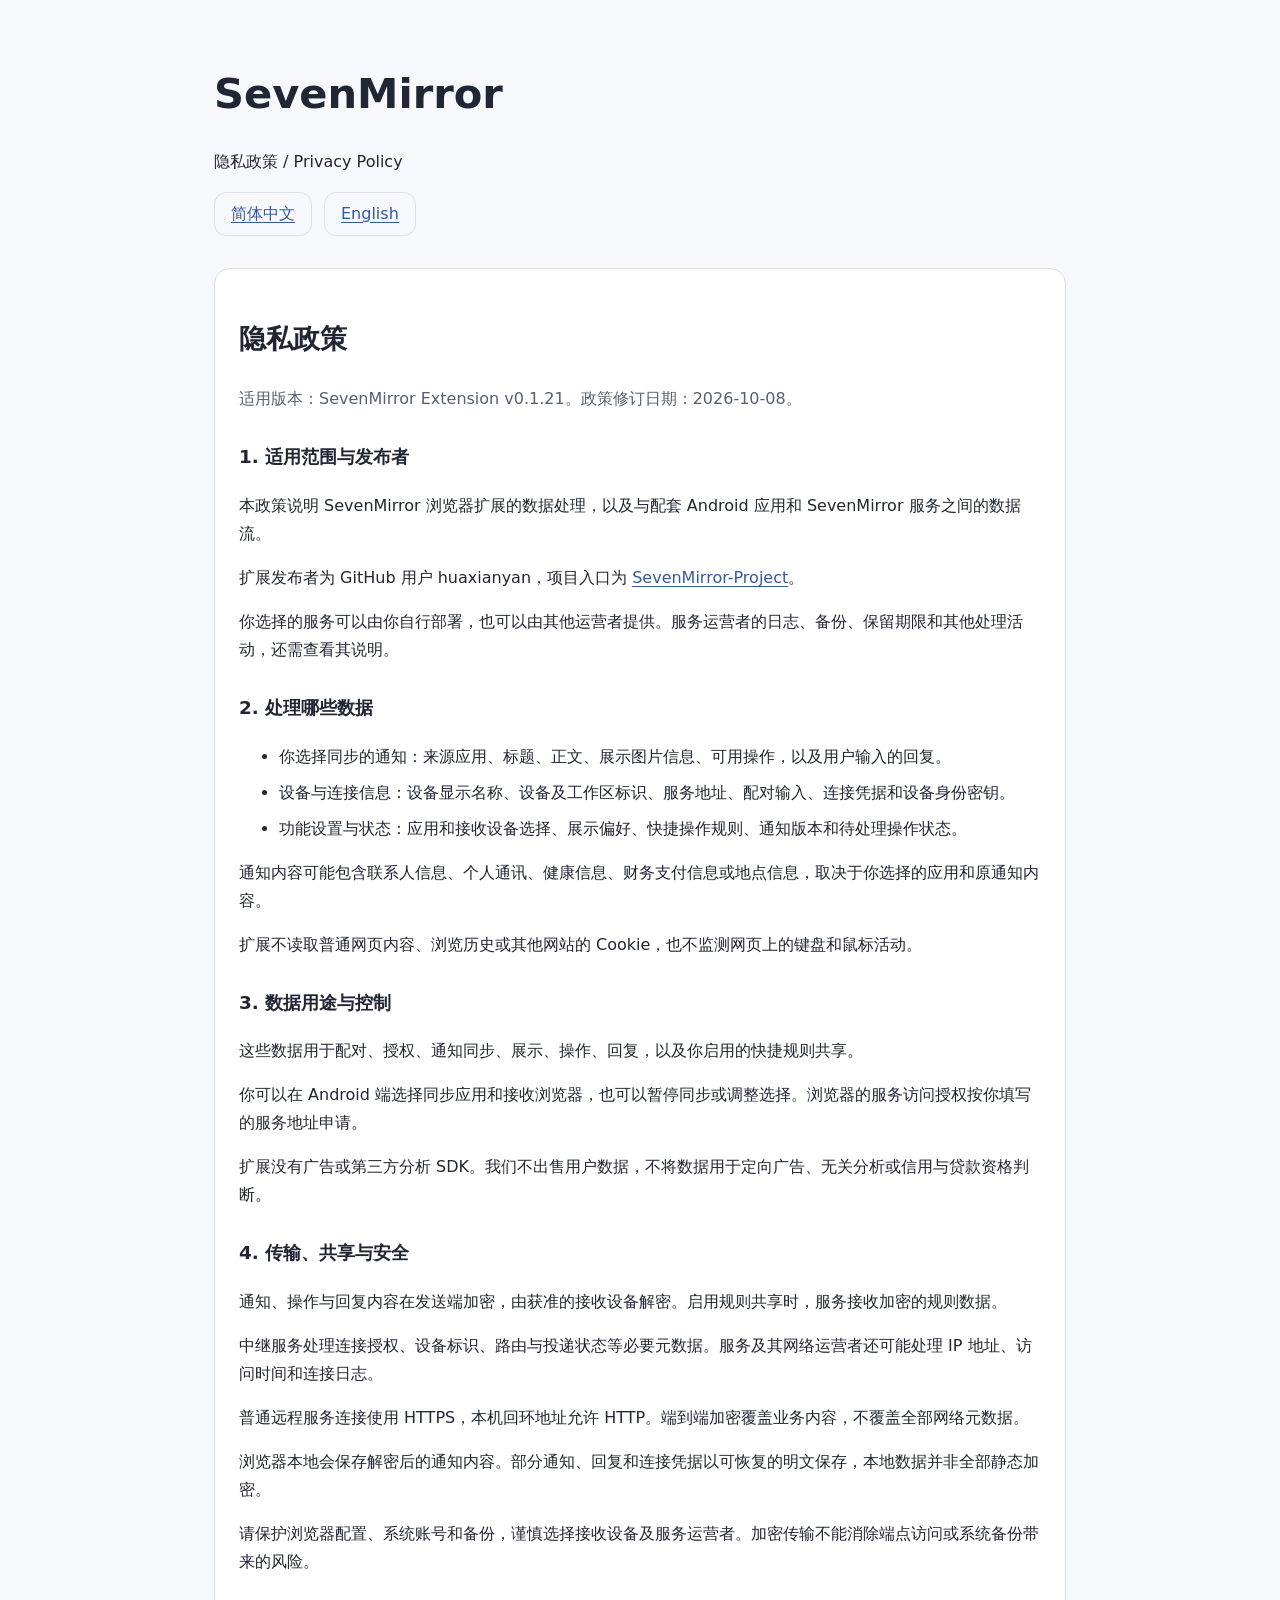
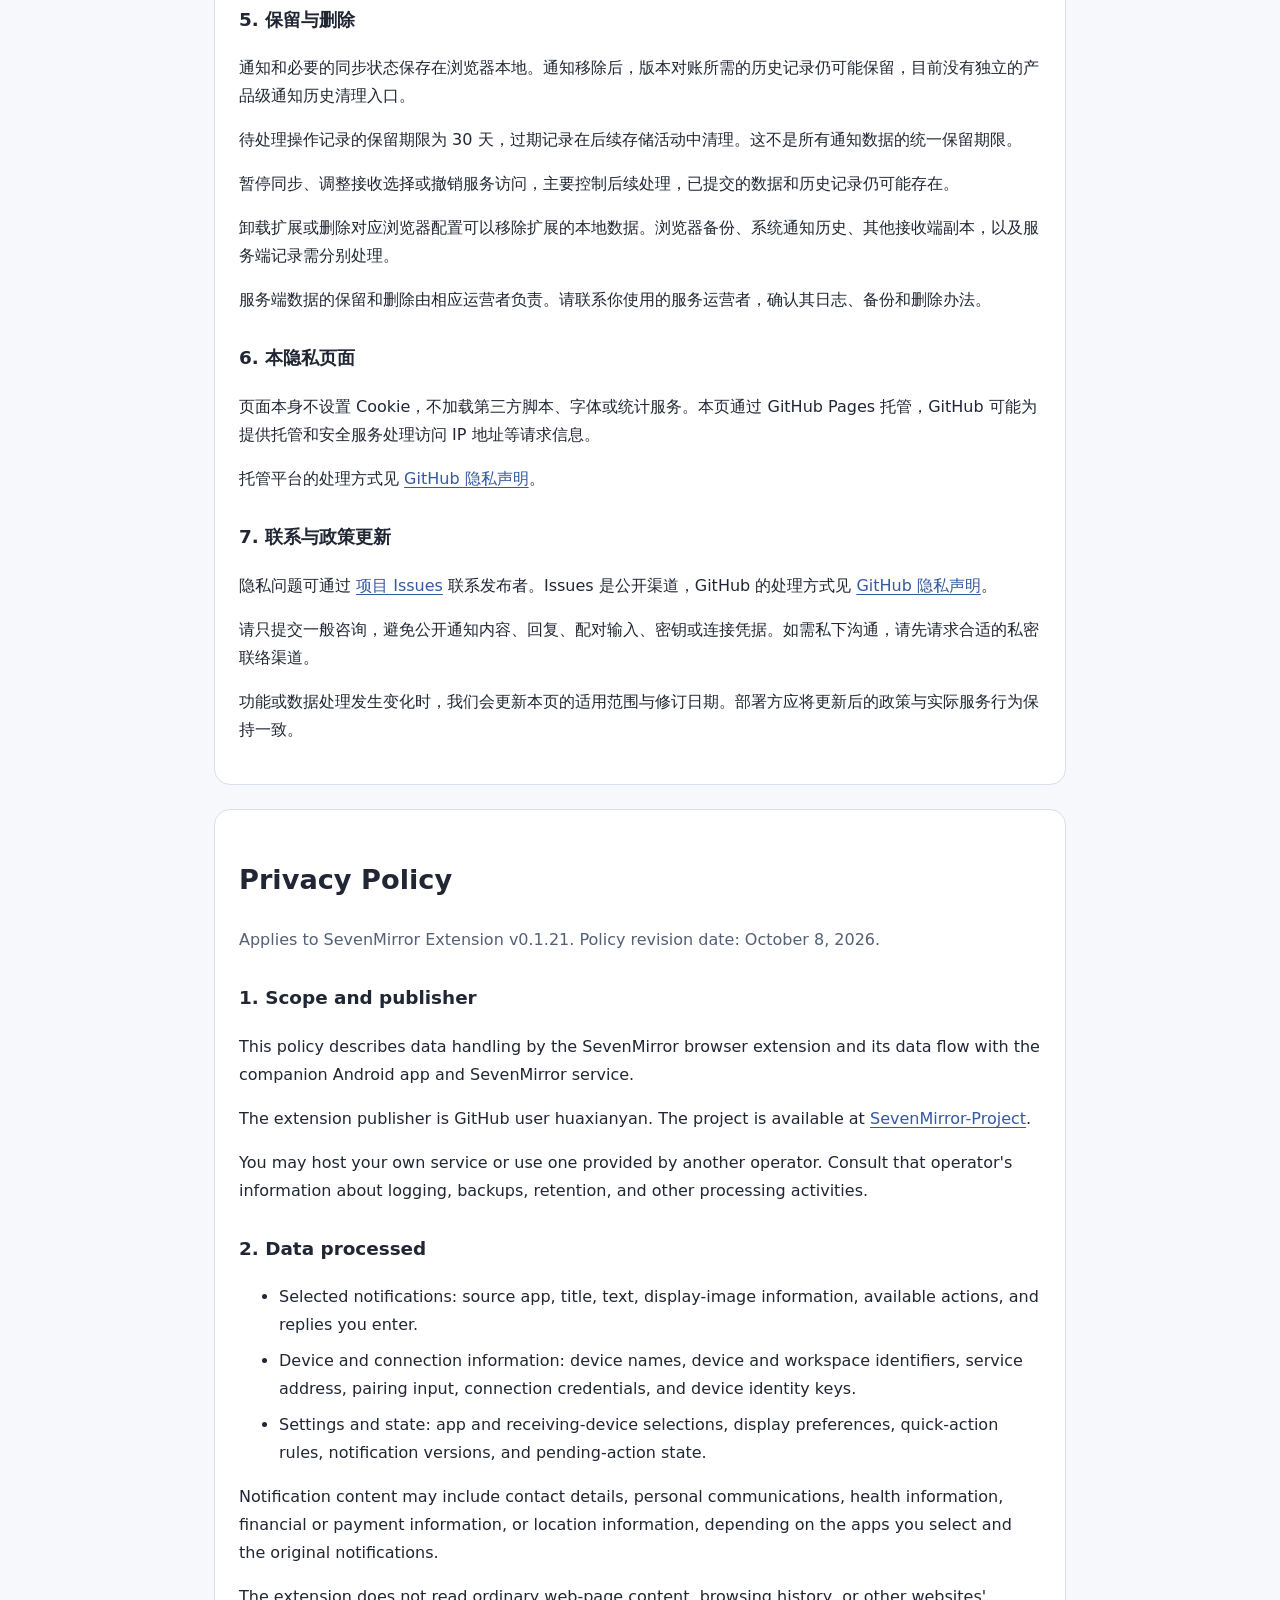
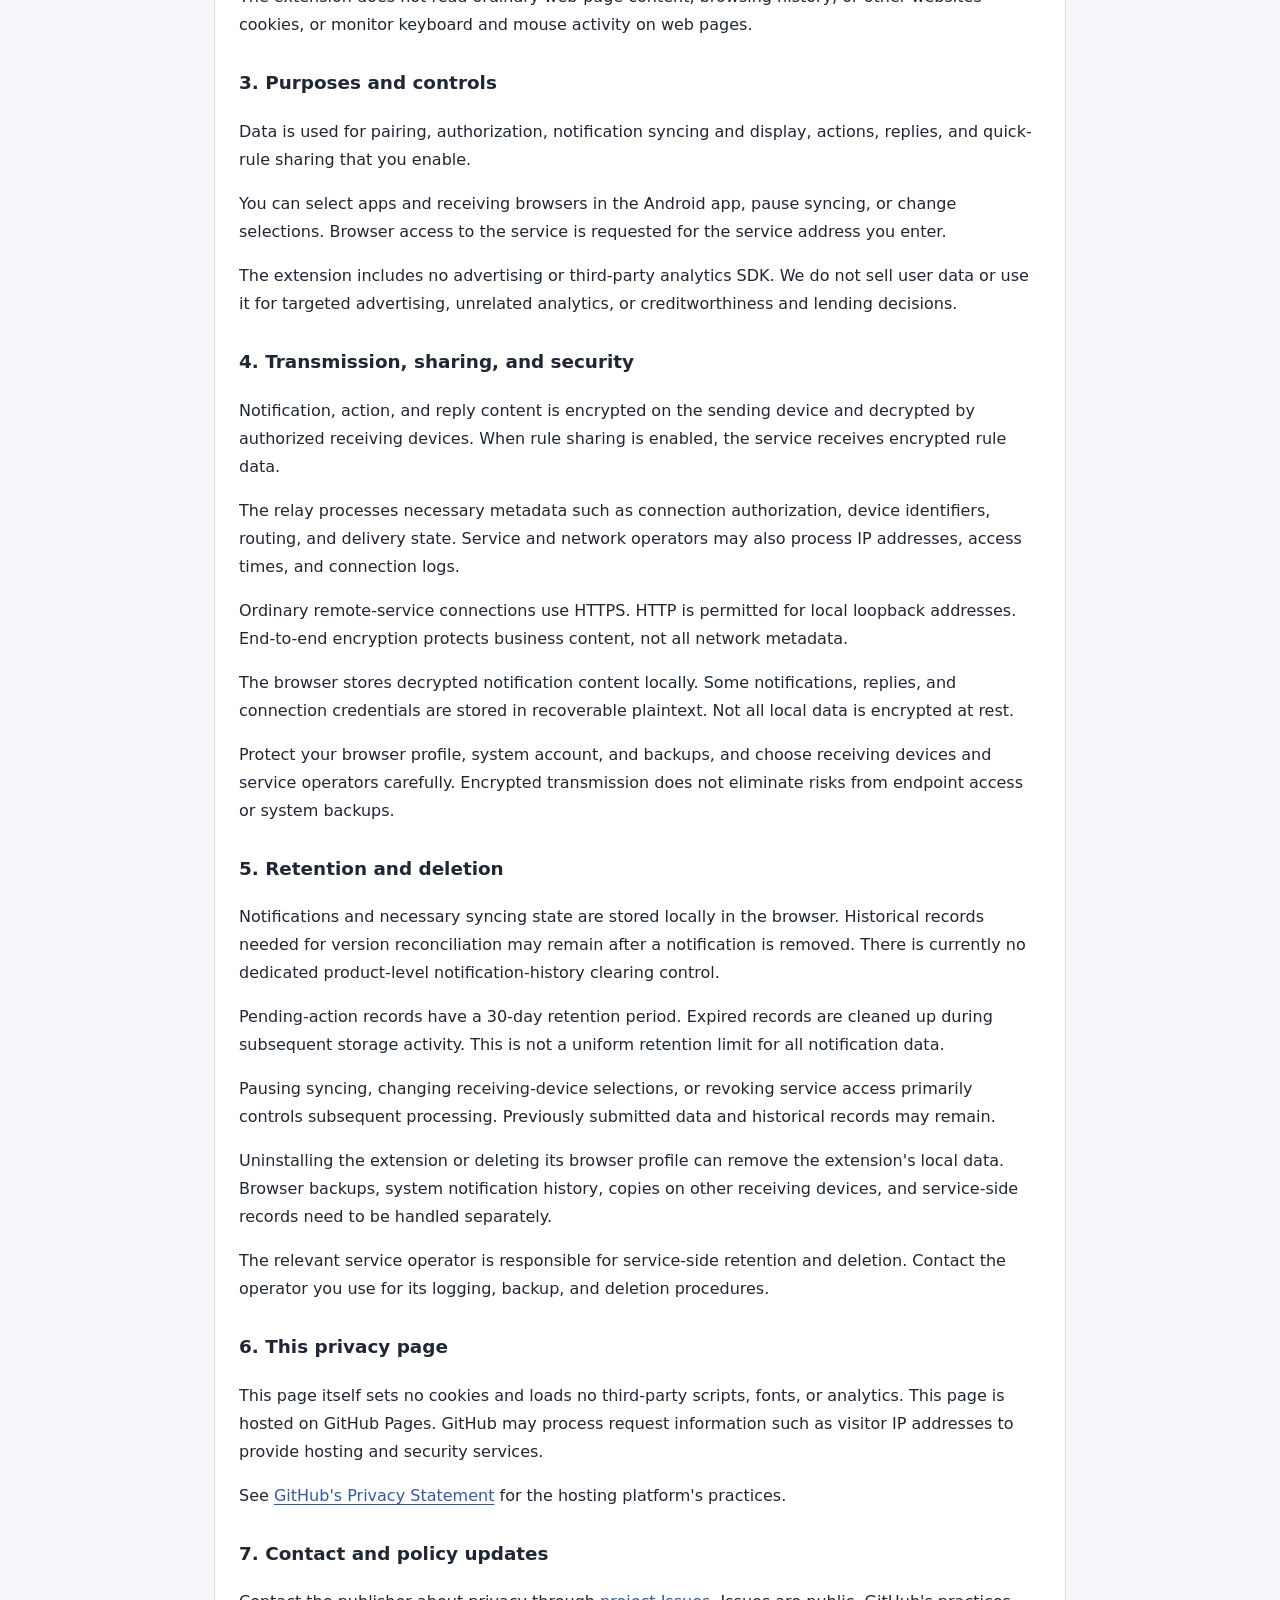
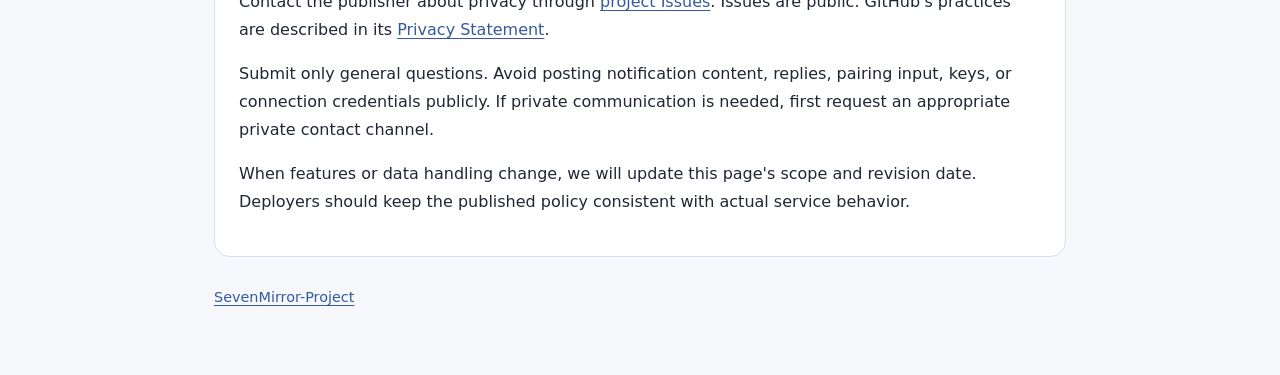
<file: index.html>
<!doctype html>
<html lang="zh-CN">
<head>
  <meta charset="utf-8">
  <meta name="viewport" content="width=device-width, initial-scale=1">
  <meta name="description" content="SevenMirror 隐私政策 / SevenMirror Privacy Policy">
  <title>SevenMirror · 隐私政策 / Privacy Policy</title>
  <style>
    :root { color-scheme: light dark; --bg: #f7f8fc; --surface: #fff; --text: #202633; --muted: #536076; --line: #d9dfeb; --link: #3459a1; }
    * { box-sizing: border-box; }
    body { margin: 0; background: var(--bg); color: var(--text); font: 1rem/1.75 system-ui, -apple-system, "Segoe UI", sans-serif; }
    main { max-width: 900px; margin: 0 auto; padding: 40px 24px 64px; }
    header { margin-bottom: 32px; }
    h1 { font-size: clamp(1.8rem, 5vw, 2.6rem); line-height: 1.25; }
    h2 { font-size: 1.7rem; }
    h3 { margin-top: 28px; font-size: 1.15rem; }
    a { color: var(--link); text-underline-offset: 3px; overflow-wrap: anywhere; }
    a:focus-visible { outline: 3px solid var(--link); outline-offset: 4px; }
    nav { display: flex; flex-wrap: wrap; gap: 12px; }
    nav a { display: inline-flex; align-items: center; min-height: 44px; padding: 6px 16px; border: 1px solid var(--line); border-radius: 12px; }
    article { padding: 24px; margin-top: 24px; border: 1px solid var(--line); border-radius: 16px; background: var(--surface); scroll-margin-top: 20px; }
    .meta, footer { color: var(--muted); }
    li { margin: 8px 0; }
    footer { margin-top: 28px; font-size: .9rem; }
    @media (prefers-color-scheme: dark) { :root { --bg: #11151c; --surface: #1a202b; --text: #e6eaf2; --muted: #b1bdcf; --line: #3d485c; --link: #a9c5ff; } }
    @media (max-width: 600px) { main { padding: 24px 16px 40px; } article { padding: 20px 16px; } }
  </style>
</head>
<body>
<main>
  <header>
    <h1>SevenMirror</h1>
    <p>隐私政策 / Privacy Policy</p>
    <nav aria-label="语言 / Language"><a href="#zh" lang="zh-CN">简体中文</a><a href="#en" lang="en">English</a></nav>
  </header>
  <article id="zh" lang="zh-CN" aria-labelledby="zh-title">
    <h2 id="zh-title">隐私政策</h2>
    <p class="meta">适用版本：SevenMirror Extension v0.1.21。政策修订日期：2026-10-08。</p>
    <h3>1. 适用范围与发布者</h3>
    <p>本政策说明 SevenMirror 浏览器扩展的数据处理，以及与配套 Android 应用和 SevenMirror 服务之间的数据流。</p>
    <p>扩展发布者为 GitHub 用户 huaxianyan，项目入口为 <a href="https://github.com/huaxianyan/SevenMirror-Project">SevenMirror-Project</a>。</p>
    <p>你选择的服务可以由你自行部署，也可以由其他运营者提供。服务运营者的日志、备份、保留期限和其他处理活动，还需查看其说明。</p>
    <h3>2. 处理哪些数据</h3>
    <ul>
      <li>你选择同步的通知：来源应用、标题、正文、展示图片信息、可用操作，以及用户输入的回复。</li>
      <li>设备与连接信息：设备显示名称、设备及工作区标识、服务地址、配对输入、连接凭据和设备身份密钥。</li>
      <li>功能设置与状态：应用和接收设备选择、展示偏好、快捷操作规则、通知版本和待处理操作状态。</li>
    </ul>
    <p>通知内容可能包含联系人信息、个人通讯、健康信息、财务支付信息或地点信息，取决于你选择的应用和原通知内容。</p>
    <p>扩展不读取普通网页内容、浏览历史或其他网站的 Cookie，也不监测网页上的键盘和鼠标活动。</p>
    <h3>3. 数据用途与控制</h3>
    <p>这些数据用于配对、授权、通知同步、展示、操作、回复，以及你启用的快捷规则共享。</p>
    <p>你可以在 Android 端选择同步应用和接收浏览器，也可以暂停同步或调整选择。浏览器的服务访问授权按你填写的服务地址申请。</p>
    <p>扩展没有广告或第三方分析 SDK。我们不出售用户数据，不将数据用于定向广告、无关分析或信用与贷款资格判断。</p>
    <h3>4. 传输、共享与安全</h3>
    <p>通知、操作与回复内容在发送端加密，由获准的接收设备解密。启用规则共享时，服务接收加密的规则数据。</p>
    <p>中继服务处理连接授权、设备标识、路由与投递状态等必要元数据。服务及其网络运营者还可能处理 IP 地址、访问时间和连接日志。</p>
    <p>普通远程服务连接使用 HTTPS，本机回环地址允许 HTTP。端到端加密覆盖业务内容，不覆盖全部网络元数据。</p>
    <p>浏览器本地会保存解密后的通知内容。部分通知、回复和连接凭据以可恢复的明文保存，本地数据并非全部静态加密。</p>
    <p>请保护浏览器配置、系统账号和备份，谨慎选择接收设备及服务运营者。加密传输不能消除端点访问或系统备份带来的风险。</p>
    <h3>5. 保留与删除</h3>
    <p>通知和必要的同步状态保存在浏览器本地。通知移除后，版本对账所需的历史记录仍可能保留，目前没有独立的产品级通知历史清理入口。</p>
    <p>待处理操作记录的保留期限为 30 天，过期记录在后续存储活动中清理。这不是所有通知数据的统一保留期限。</p>
    <p>暂停同步、调整接收选择或撤销服务访问，主要控制后续处理，已提交的数据和历史记录仍可能存在。</p>
    <p>卸载扩展或删除对应浏览器配置可以移除扩展的本地数据。浏览器备份、系统通知历史、其他接收端副本，以及服务端记录需分别处理。</p>
    <p>服务端数据的保留和删除由相应运营者负责。请联系你使用的服务运营者，确认其日志、备份和删除办法。</p>
    <h3>6. 本隐私页面</h3>
    <p>页面本身不设置 Cookie，不加载第三方脚本、字体或统计服务。本页通过 GitHub Pages 托管，GitHub 可能为提供托管和安全服务处理访问 IP 地址等请求信息。</p>
    <p>托管平台的处理方式见 <a href="https://docs.github.com/en/site-policy/privacy-policies/github-general-privacy-statement">GitHub 隐私声明</a>。</p>
    <h3>7. 联系与政策更新</h3>
    <p>隐私问题可通过 <a href="https://github.com/huaxianyan/SevenMirror-Project/issues">项目 Issues</a> 联系发布者。Issues 是公开渠道，GitHub 的处理方式见 <a href="https://docs.github.com/en/site-policy/privacy-policies/github-general-privacy-statement">GitHub 隐私声明</a>。</p>
    <p>请只提交一般咨询，避免公开通知内容、回复、配对输入、密钥或连接凭据。如需私下沟通，请先请求合适的私密联络渠道。</p>
    <p>功能或数据处理发生变化时，我们会更新本页的适用范围与修订日期。部署方应将更新后的政策与实际服务行为保持一致。</p>
  </article>
  <article id="en" lang="en" aria-labelledby="en-title">
    <h2 id="en-title">Privacy Policy</h2>
    <p class="meta">Applies to SevenMirror Extension v0.1.21. Policy revision date: October 8, 2026.</p>
    <h3>1. Scope and publisher</h3>
    <p>This policy describes data handling by the SevenMirror browser extension and its data flow with the companion Android app and SevenMirror service.</p>
    <p>The extension publisher is GitHub user huaxianyan. The project is available at <a href="https://github.com/huaxianyan/SevenMirror-Project">SevenMirror-Project</a>.</p>
    <p>You may host your own service or use one provided by another operator. Consult that operator's information about logging, backups, retention, and other processing activities.</p>
    <h3>2. Data processed</h3>
    <ul>
      <li>Selected notifications: source app, title, text, display-image information, available actions, and replies you enter.</li>
      <li>Device and connection information: device names, device and workspace identifiers, service address, pairing input, connection credentials, and device identity keys.</li>
      <li>Settings and state: app and receiving-device selections, display preferences, quick-action rules, notification versions, and pending-action state.</li>
    </ul>
    <p>Notification content may include contact details, personal communications, health information, financial or payment information, or location information, depending on the apps you select and the original notifications.</p>
    <p>The extension does not read ordinary web-page content, browsing history, or other websites' cookies, or monitor keyboard and mouse activity on web pages.</p>
    <h3>3. Purposes and controls</h3>
    <p>Data is used for pairing, authorization, notification syncing and display, actions, replies, and quick-rule sharing that you enable.</p>
    <p>You can select apps and receiving browsers in the Android app, pause syncing, or change selections. Browser access to the service is requested for the service address you enter.</p>
    <p>The extension includes no advertising or third-party analytics SDK. We do not sell user data or use it for targeted advertising, unrelated analytics, or creditworthiness and lending decisions.</p>
    <h3>4. Transmission, sharing, and security</h3>
    <p>Notification, action, and reply content is encrypted on the sending device and decrypted by authorized receiving devices. When rule sharing is enabled, the service receives encrypted rule data.</p>
    <p>The relay processes necessary metadata such as connection authorization, device identifiers, routing, and delivery state. Service and network operators may also process IP addresses, access times, and connection logs.</p>
    <p>Ordinary remote-service connections use HTTPS. HTTP is permitted for local loopback addresses. End-to-end encryption protects business content, not all network metadata.</p>
    <p>The browser stores decrypted notification content locally. Some notifications, replies, and connection credentials are stored in recoverable plaintext. Not all local data is encrypted at rest.</p>
    <p>Protect your browser profile, system account, and backups, and choose receiving devices and service operators carefully. Encrypted transmission does not eliminate risks from endpoint access or system backups.</p>
    <h3>5. Retention and deletion</h3>
    <p>Notifications and necessary syncing state are stored locally in the browser. Historical records needed for version reconciliation may remain after a notification is removed. There is currently no dedicated product-level notification-history clearing control.</p>
    <p>Pending-action records have a 30-day retention period. Expired records are cleaned up during subsequent storage activity. This is not a uniform retention limit for all notification data.</p>
    <p>Pausing syncing, changing receiving-device selections, or revoking service access primarily controls subsequent processing. Previously submitted data and historical records may remain.</p>
    <p>Uninstalling the extension or deleting its browser profile can remove the extension's local data. Browser backups, system notification history, copies on other receiving devices, and service-side records need to be handled separately.</p>
    <p>The relevant service operator is responsible for service-side retention and deletion. Contact the operator you use for its logging, backup, and deletion procedures.</p>
    <h3>6. This privacy page</h3>
    <p>This page itself sets no cookies and loads no third-party scripts, fonts, or analytics. This page is hosted on GitHub Pages. GitHub may process request information such as visitor IP addresses to provide hosting and security services.</p>
    <p>See <a href="https://docs.github.com/en/site-policy/privacy-policies/github-general-privacy-statement">GitHub's Privacy Statement</a> for the hosting platform's practices.</p>
    <h3>7. Contact and policy updates</h3>
    <p>Contact the publisher about privacy through <a href="https://github.com/huaxianyan/SevenMirror-Project/issues">project Issues</a>. Issues are public. GitHub's practices are described in its <a href="https://docs.github.com/en/site-policy/privacy-policies/github-general-privacy-statement">Privacy Statement</a>.</p>
    <p>Submit only general questions. Avoid posting notification content, replies, pairing input, keys, or connection credentials publicly. If private communication is needed, first request an appropriate private contact channel.</p>
    <p>When features or data handling change, we will update this page's scope and revision date. Deployers should keep the published policy consistent with actual service behavior.</p>
  </article>
  <footer><a href="https://github.com/huaxianyan/SevenMirror-Project">SevenMirror-Project</a></footer>
</main>
</body>
</html>
</file>
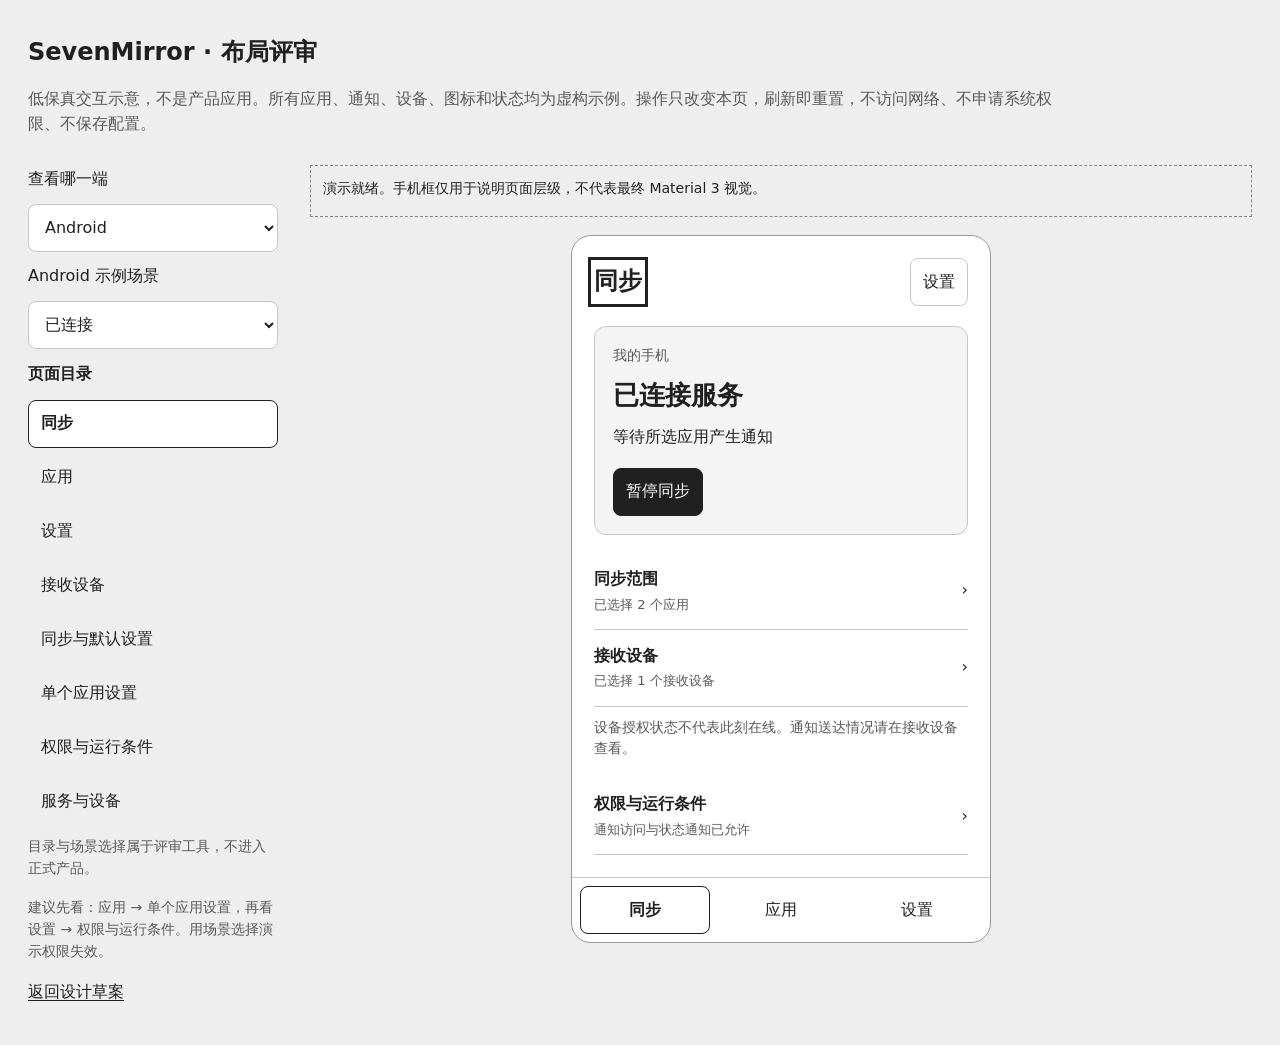
<file: docs/prototypes/index.html>
<!doctype html>
<html lang="zh-CN">
<head>
  <meta charset="utf-8">
  <meta name="viewport" content="width=device-width, initial-scale=1">
  <title>SevenMirror · 三端低保真原型</title>
  <link rel="stylesheet" href="wireframe.css">
</head>
<body data-platform="android">
  <header class="review-header">
    <h1>SevenMirror · 布局评审</h1>
    <p>低保真交互示意，不是产品应用。所有应用、通知、设备、图标和状态均为虚构示例。操作只改变本页，刷新即重置，不访问网络、不申请系统权限、不保存配置。</p>
  </header>
  <div class="review-layout">
    <aside aria-label="原型评审工具">
      <label for="platform">查看哪一端</label>
      <select id="platform"><option value="android">Android</option><option value="extension">浏览器扩展</option><option value="admin">服务端管理端</option></select>
      <div id="scenario-panel">
        <label for="scenario">Android 示例场景</label>
        <select id="scenario"><option value="ready">已连接</option><option value="permission">通知访问已撤销</option><option value="offline">网络中断</option><option value="paused">用户暂停</option></select>
      </div>
      <h2>页面目录</h2>
      <nav id="page-directory" aria-label="原型页面目录"></nav>
      <p class="hint">目录与场景选择属于评审工具，不进入正式产品。</p>
      <p class="hint">建议先看：应用 → 单个应用设置，再看设置 → 权限与运行条件。用场景选择演示权限失效。</p>
      <a href="../PRODUCT_REDESIGN.md">返回设计草案</a>
    </aside>
    <main>
      <p id="demo-feedback" class="demo-feedback" role="status">演示就绪。手机框仅用于说明页面层级，不代表最终 Material 3 视觉。</p>
      <div class="device">
        <div class="screen">
          <section class="page" id="a-sync" data-platform="android" data-title="同步">
            <header class="page-header"><h2 tabindex="-1">同步</h2><button data-go="a-settings">设置</button></header>
            <div class="hero"><p class="eyebrow">我的手机</p><h3 id="sync-title">已连接服务</h3><p id="sync-body">等待所选应用产生通知</p><button id="sync-action" class="primary">暂停同步</button></div>
            <button class="row" data-go="a-apps"><span><strong>同步范围</strong><small id="selection-summary">已选择 2 个应用</small></span><span aria-hidden="true">›</span></button>
            <button class="row" data-go="a-recipients"><span><strong>接收设备</strong><small id="recipient-summary">已选择 1 个接收设备</small></span><span aria-hidden="true">›</span></button>
            <p class="hint">设备授权状态不代表此刻在线。通知送达情况请在接收设备查看。</p>
            <button class="row" data-go="a-permissions"><span><strong>权限与运行条件</strong><small id="permission-summary">通知访问与状态通知已允许</small></span><span aria-hidden="true">›</span></button>
          </section>
          <section class="page" id="a-apps" data-platform="android" data-title="应用" hidden>
            <header class="page-header"><h2 tabindex="-1">应用</h2><span id="selected-count"></span></header>
            <label for="app-search">搜索应用名称或包名</label><input id="app-search" type="search" placeholder="输入名称或包名">
            <div class="filters"><label>范围<select id="app-scope"><option value="all">全部应用</option><option value="selected">已选择</option></select></label><label>类型<select id="app-type"><option value="regular">普通应用</option><option value="system">系统应用</option><option value="all">所有类型</option></select></label></div>
            <div class="actions"><button id="select-visible">选择当前结果</button><button id="clear-visible">取消选择当前结果</button></div>
            <div id="app-list"></div><p id="app-empty" hidden>没有匹配的应用，试试名称或包名的其他部分。</p>
            <p class="hint">列表勾选只改变同步对象。正文、通知类型和操作权限都在设置中调整。</p>
            <div class="save-bar"><span id="app-save-state">选择已保存</span><button id="save-apps" class="primary" disabled>保存选择</button></div>
          </section>
          <section class="page" id="a-settings" data-platform="android" data-title="设置" hidden>
            <header class="page-header"><h2 tabindex="-1">设置</h2></header>
            <h3>同步</h3>
            <button class="row" data-go="a-recipients"><span><strong>接收设备</strong><small>选择这台手机向哪些浏览器同步</small></span><span>›</span></button>
            <button class="row" data-go="a-defaults"><span><strong>同步与默认设置</strong><small>后台运行、静默通知、远程操作</small></span><span>›</span></button>
            <button class="row" data-go="a-app-policy"><span><strong>单个应用设置</strong><small>正文、持续通知、操作权限覆盖</small></span><span>›</span></button>
            <h3>运行与连接</h3>
            <button class="row" data-go="a-permissions"><span><strong>权限与运行条件</strong><small>查看状态、重新授权和后台运行建议</small></span><span>›</span></button>
            <button class="row" data-go="a-devices"><span><strong>服务与设备</strong><small>当前服务、名称及已授权设备</small></span><span>›</span></button>
            <h3>其他</h3>
            <button class="row" data-demo="数据与隐私页的布局尚未展开。后续包含本地数据说明及需要确认的重新加入流程。">数据与隐私、重新加入 <span>›</span></button>
            <button class="row" data-demo="外观与语言页尚未展开。正式 Android 页面将使用 Material 3，支持动态颜色和深色模式。">外观与语言 <span>›</span></button>
            <button class="row" data-demo="关于页尚未展开，将展示版本、许可证与文档。">关于 <span>›</span></button>
          </section>
          <section class="page" id="a-recipients" data-platform="android" data-title="接收设备" hidden>
            <button data-go="a-settings">‹ 设置</button><h2 tabindex="-1">接收设备</h2>
            <p>选择「我的手机」向哪些浏览器同步。此设置适用于本手机选择的所有应用。</p>
            <label class="row"><span><strong>工作浏览器</strong><small>浏览器 · 已获管理员批准</small></span><input type="checkbox" class="recipient-choice" value="work" checked></label>
            <label class="row"><span><strong>家用浏览器</strong><small>浏览器 · 已获管理员批准</small></span><input type="checkbox" class="recipient-choice" value="home"></label>
            <p class="hint">新加入的设备需要在这里选择。已获批准不等于已加入本手机的同步范围。</p>
            <div class="block"><h3>取消选择后</h3><p>停止向该设备发送后续通知。已经发出或排队中的内容可能仍会送达，并保留在对方设备。</p><p class="hint">设备仍保留工作区访问资格。若设备丢失或不再可信，请由管理员移除访问。</p></div>
            <p id="recipient-empty" hidden>未选择接收设备。保存后，本手机暂不向任何浏览器发送新的通知。</p>
            <div class="save-bar"><span id="recipient-save-state">选择已保存</span><button id="save-recipients" class="primary" disabled>保存选择</button></div>
          </section>
          <section class="page" id="a-defaults" data-platform="android" data-title="同步与默认设置" hidden>
            <button data-go="a-settings">‹ 设置</button><h2 tabindex="-1">同步与默认设置</h2>
            <form class="demo-settings">
              <h3>后台运行</h3>
              <label class="row"><span><strong>启用后台同步</strong><small>退出应用后仍继续同步，需要相应权限</small></span><input type="checkbox" role="switch" checked></label>
              <button type="button" data-go="a-permissions">查看权限与运行条件</button>
              <h3>通知范围</h3><label class="row"><span>同步静默通知</span><input type="checkbox" role="switch" checked></label>
              <h3>远程操作默认权限</h3><p class="hint">新设置默认关闭，单个应用可以单独覆盖。</p>
              <label class="row"><span>允许通知按钮操作</span><input type="checkbox" role="switch"></label>
              <label class="row"><span>允许回复</span><input type="checkbox" role="switch"></label>
              <label class="row"><span>允许从浏览器清除手机通知</span><input type="checkbox" role="switch"></label>
              <div class="save-bar"><button type="reset">放弃更改</button><button class="primary">保存设置</button></div>
            </form>
          </section>
          <section class="page" id="a-app-policy" data-platform="android" data-title="单个应用设置" hidden>
            <button data-go="a-settings">‹ 设置</button><h2 tabindex="-1">单个应用设置</h2>
            <label for="policy-app">应用</label><select id="policy-app"></select>
            <div class="app-heading" id="policy-heading"></div>
            <form class="demo-settings" id="policy-form">
              <h3>内容与通知类型</h3>
              <label class="row"><span><strong>同步通知正文</strong><small>关闭后只发送隐私处理后的内容</small></span><input type="checkbox" role="switch" checked></label>
              <label class="row"><span>同步持续通知</span><input type="checkbox" role="switch"></label>
              <h3>远程操作</h3>
              <label for="policy-mode">权限方式</label><select id="policy-mode"><option value="inherit">继承默认</option><option value="view">只允许查看</option><option value="all">允许所有操作</option><option value="custom">自定义</option></select>
              <p id="effective-policy" class="hint">当前默认：按钮操作、回复、清除均关闭。</p>
              <fieldset id="custom-policy" hidden><legend>自定义权限</legend><label class="row">通知按钮操作<input type="checkbox" role="switch"></label><label class="row">回复<input type="checkbox" role="switch"></label><label class="row">从手机清除<input type="checkbox" role="switch"></label></fieldset>
              <div class="save-bar"><button type="reset">放弃更改</button><button class="primary">保存设置</button></div>
            </form>
          </section>
          <section class="page" id="a-permissions" data-platform="android" data-title="权限与运行条件" hidden>
            <button data-go="a-settings">‹ 设置</button><h2 tabindex="-1">权限与运行条件</h2>
            <p>查看同步所需的权限，以及系统的后台运行限制。</p>
            <h3>同步所需</h3>
            <div class="block"><div class="page-header"><h4>通知访问</h4><span id="access-status" class="badge">已允许</span></div><p>用于读取你选择的应用通知。关闭后无法同步新的通知。</p><button id="grant-access">查看系统设置</button></div>
            <div class="block"><div class="page-header"><h4>状态通知</h4><span class="badge">已允许</span></div><p>用于显示后台同步状态。</p><button data-demo="正式实现会按 Android 版本和当前授权状态发起申请，或打开系统通知设置。本原型没有申请权限。">查看系统设置</button></div>
            <h3>后台运行建议</h3>
            <div class="block"><h4>电池使用</h4><p>由系统管理</p><p class="hint">如果熄屏后同步经常中断，可检查后台限制。无需为了完成设置一律关闭电池优化。</p><button data-demo="正式实现将打开设备支持的电池设置入口。本原型没有更改电池策略。">查看电池设置</button></div>
            <p class="hint">返回本页时重新检查状态。无法确认的厂商设置只提供说明，不标记为已开启。</p>
          </section>
          <section class="page" id="a-devices" data-platform="android" data-title="服务与设备" hidden>
            <button data-go="a-settings">‹ 设置</button><h2 tabindex="-1">服务与设备</h2><div class="block"><h3>当前服务</h3><p>https://mirror.example</p><p>当前设备：我的手机</p></div><h3>已授权设备</h3><div class="row">我的手机 <span>当前设备</span></div><div class="row">工作浏览器 <span>浏览器</span></div><div class="row">家用浏览器 <span>浏览器</span></div><p class="hint">设备名称与访问权限由管理员管理。授权不代表当前在线。</p>
          </section>
          <section class="page" id="e-list" data-platform="extension" data-title="通知列表" hidden>
            <header class="page-header"><h2 tabindex="-1">SevenMirror</h2><button data-go="e-settings">设置</button></header>
            <div class="page-header"><label>来源<select id="notification-source"><option value="all">全部来源</option><option value="personal">我的手机</option><option value="work">工作手机</option></select></label><span id="notification-count">当前 2 条</span></div>
            <button class="notification" data-go="e-detail" data-source="personal"><small>我的手机 · 纸笺</small><strong>周末计划</strong><p>我们周六上午出发，可以吗？</p><small>刚刚 · 新通知</small></button>
            <div class="notification" data-source="work"><small>工作手机 · 晴天</small><strong>天气提醒</strong><p>下午可能有阵雨。</p><small>5 分钟前 · 仅查看</small></div>
            <p class="hint">这里是当前通知，不是历史归档。</p>
          </section>
          <section class="page" id="e-detail" data-platform="extension" data-title="通知详情与回复" hidden>
            <button data-go="e-list">‹ 当前通知</button><h2 tabindex="-1">周末计划</h2><p class="eyebrow">我的手机 · 纸笺</p><div class="block"><p>我们周六上午出发，可以吗？</p></div>
            <label for="reply">回复</label><textarea id="reply" rows="4" placeholder="输入回复"></textarea><button class="primary" data-demo="回复演示：正式页面将等待手机执行结果。本原型没有发送任何文字，也没有模拟成功回执。">发送回复</button>
            <p id="reply-state" class="hint">回复会发送到「我的手机」上的这条通知。</p>
            <h3>其他操作</h3><button data-demo="演示通知按钮操作入口，未在手机执行操作。">标为已读</button><button data-demo="正式实现将请求来源手机清除通知并等待结果。本原型未清除通知。">从手机清除</button>
            <p class="hint">长回复可在独立详情页继续。关闭详情与清除手机通知是两个操作。</p>
          </section>
          <section class="page" id="e-settings" data-platform="extension" data-title="扩展设置" hidden>
            <button data-go="e-list">‹ 通知</button><h2 tabindex="-1">设置</h2><div class="settings-layout"><nav aria-label="扩展设置"><button data-setting="connection" aria-current="page">连接与设备</button><button data-setting="display">通知显示</button></nav><div>
              <div id="e-connection"><h3>连接与设备</h3><p>已连接服务</p><p>https://mirror.example</p><p>本设备：工作浏览器</p><p class="hint">成员审批和名称修改在服务端管理端完成。</p><button data-demo="加入和重新加入流程将在后续布局中展开，此处不执行注册。">查看加入说明</button></div>
              <div id="e-display" hidden><h3>通知显示</h3><form class="demo-settings"><label class="row">显示浏览器通知<input type="checkbox" role="switch" checked></label><label class="row">显示正文<input type="checkbox" role="switch" checked></label><label class="row">显示图标与头像<input type="checkbox" role="switch" checked></label><label class="row">静默显示<input type="checkbox" role="switch"></label><label class="row">显示新通知角标<input type="checkbox" role="switch" checked></label><p class="hint">这些设置只影响此浏览器。手机决定哪些内容可以离开设备。</p><button data-demo="快捷操作规则页面沿用既有能力，具体布局尚未展开。" type="button">快捷操作设置</button><div class="save-bar"><button class="primary">保存设置</button></div></form></div>
            </div></div>
          </section>
          <section class="page" id="s-devices" data-platform="admin" data-title="设备与申请" hidden>
            <header class="page-header"><h2 tabindex="-1">设备</h2><button class="primary" data-go="s-add">添加设备</button></header>
            <p class="eyebrow">我的私有空间</p><h3>待处理申请</h3><div class="block"><div class="page-header"><h4>新浏览器</h4><span class="badge" id="approval-state">等待批准</span></div><p>浏览器 · 刚刚申请加入</p><div class="actions"><button id="approve-device">批准</button><button data-demo="拒绝申请的正式界面会确认对象及后果。本原型没有拒绝设备。">拒绝</button></div></div>
            <h3>已接入设备</h3><button class="row" data-go="s-detail"><span><strong>我的手机</strong><small>Android · 最近活动于 2 分钟前</small></span><span>详情 ›</span></button><div class="row"><span><strong>工作浏览器</strong><small>浏览器 · 最近活动于 5 分钟前</small></span></div>
            <details><summary>已撤销／已拒绝</summary><p>暂无记录</p></details><p class="hint">最近活动不是实时在线状态。管理端只处理设备访问，不查看通知内容。</p>
          </section>
          <section class="page" id="s-add" data-platform="admin" data-title="添加设备" hidden>
            <button data-go="s-devices">‹ 设备</button><h2 tabindex="-1">添加设备</h2><label>设备类型<select><option>Android</option><option>浏览器</option></select></label><p>加入码用于提交一次申请，设备名称由客户端加入时填写。收到申请后，还需要在管理端批准。</p><button class="primary" id="generate-code">生成加入码</button><div id="sample-code" class="block" hidden><strong>示例加入码 · 不可使用</strong><p>正式加入码仅展示一次，有效期内可提交一次申请。</p><button data-go="s-devices">查看待处理申请</button></div>
          </section>
          <section class="page" id="s-detail" data-platform="admin" data-title="设备详情" hidden>
            <button data-go="s-devices">‹ 设备</button><h2 tabindex="-1">我的手机</h2><dl><dt>类型</dt><dd>Android</dd><dt>访问状态</dt><dd>已批准</dd><dt>最近活动</dt><dd>2 分钟前</dd></dl><button data-demo="重命名将由现有管理业务完成，并同步到各端。本原型没有改变设备名称。">重命名</button><div class="block"><h3>移除设备访问</h3><p>移除后，「我的手机」将停止同步，恢复使用需要重新加入。</p><button data-demo="正式实现将明确确认「我的手机」的撤销操作。本原型没有移除访问。">移除设备</button></div>
          </section>
        </div>
        <nav id="android-nav" class="bottom-nav" aria-label="Android 主导航"><button data-go="a-sync">同步</button><button data-go="a-apps">应用</button><button data-go="a-settings">设置</button></nav>
      </div>
    </main>
  </div>
  <script src="wireframe.js"></script>
</body>
</html>
</file>
<file: docs/prototypes/wireframe.css>
/* Low-fidelity review only: grayscale tokens, not the production design system. */
:root { color-scheme: light; --ink:#202020; --muted:#595959; --line:#c7c7c7; --surface:#fff; --canvas:#eee; --soft:#f4f4f4; font:16px/1.55 system-ui,sans-serif; }
* { box-sizing:border-box; }
body { margin:0; background:var(--canvas); color:var(--ink); }
[hidden] { display:none !important; }
button,input,select,textarea { font:inherit; color:inherit; }
button,select,input:not([type=checkbox]),textarea { border:1px solid var(--line); border-radius:8px; background:var(--surface); padding:10px 12px; }
button,select { min-height:48px; }
button { cursor:pointer; text-align:left; }
button:hover { background:var(--soft); }
button:disabled { cursor:default; color:var(--muted); background:var(--soft); }
:focus-visible { outline:3px solid var(--ink); outline-offset:3px; }
a { color:inherit; text-underline-offset:3px; }
h1 { font-size:24px; } h2 { font-size:24px; } h3 { font-size:18px; margin-top:26px; } h4 { margin:0; font-size:17px; }
p { margin:10px 0 18px; } small,.hint,.eyebrow { color:var(--muted); }
small { display:block; font-size:13px; } .hint { font-size:14px; } .eyebrow { font-size:14px; margin:0; }
label { display:block; margin:12px 0; }
input:not([type=checkbox]),textarea,select { width:100%; min-width:0; }
input[type=checkbox] { width:22px; height:22px; flex-shrink:0; accent-color:var(--ink); }
.review-header { max-width:1400px; margin:auto; padding:18px 28px 0; }
.review-header p { max-width:1050px; color:var(--muted); }
.review-layout { display:grid; grid-template-columns:250px minmax(0,1fr); gap:32px; max-width:1400px; padding:0 28px 40px; margin:auto; }
aside { align-self:start; } aside h2 { font-size:16px; }
#page-directory { display:grid; gap:6px; }
#page-directory button { background:transparent; border-color:transparent; }
button[aria-current=page] { border-color:var(--ink) !important; font-weight:650; background:var(--surface) !important; }
main { min-width:0; } .demo-feedback { min-height:52px; font-size:14px; padding:12px; border:1px dashed #888; }
.device { width:min(100%,420px); margin:0 auto; background:var(--surface); border:1px solid #999; border-radius:20px; overflow:hidden; }
.screen { padding:22px; min-height:590px; }
body[data-platform=extension] .device { width:min(100%,540px); border-radius:12px; }
body[data-platform=admin] .device,body[data-wide=true] .device { width:100%; border-radius:12px; }
.page-header,.row,.actions,.save-bar,.app-heading { display:flex; align-items:center; justify-content:space-between; gap:12px; }
.page-header h2 { margin:0; } .page-header { margin-bottom:20px; }
.primary { background:var(--ink); color:white; border-color:var(--ink); text-align:center; }
.primary:hover { background:#444; }
.hero,.block { border:1px solid var(--line); border-radius:12px; padding:18px; margin:18px 0; }
.hero { background:var(--soft); } .hero h3 { font-size:26px; margin:8px 0; }
.row { width:100%; border:0; border-bottom:1px solid var(--line); border-radius:0; min-height:64px; padding:14px 0; background:transparent; }
.row span:first-child { min-width:0; } .row strong { display:block; } .row small { margin-top:3px; }
.bottom-nav { display:grid; grid-template-columns:repeat(3,1fr); border-top:1px solid var(--line); padding:8px; gap:6px; }
.bottom-nav button { text-align:center; border-color:transparent; }
.filters { display:flex; gap:12px; } .filters label { flex:1; min-width:0; }
.actions { flex-wrap:wrap; justify-content:flex-start; margin:14px 0; }
.app-row { padding:12px 0; border-bottom:1px solid var(--line); }
.app-choice { display:flex; align-items:center; gap:12px; margin:0; min-height:64px; cursor:pointer; }
.app-text { flex:1; min-width:0; } .package { overflow-wrap:anywhere; }
.app-icon { display:grid; place-items:center; width:42px; height:42px; flex-shrink:0; border:1px solid #777; border-radius:10px; background:var(--soft); font-size:25px; }
.app-row > button { margin:8px 0 0 54px; font-size:14px; }
.save-bar { padding:14px 0; border-top:1px solid var(--line); margin-top:22px; flex-wrap:wrap; }
.badge { font-size:13px; border:1px solid #888; border-radius:6px; padding:3px 8px; white-space:nowrap; }
fieldset { border:1px solid var(--line); border-radius:8px; }
.notification { display:block; width:100%; padding:18px 0; border:0; border-bottom:1px solid var(--line); border-radius:0; background:transparent; }
.notification strong { display:block; margin-top:8px; } .notification p { margin:6px 0; }
.settings-layout { display:grid; grid-template-columns:160px minmax(0,1fr); gap:26px; }
.settings-layout nav { display:flex; flex-direction:column; gap:8px; }
details { margin-top:24px; } summary { cursor:pointer; padding:12px 0; }
dt { font-weight:bold; } dd { margin:0 0 18px; }
@media(max-width:760px) { .review-layout { grid-template-columns:1fr; padding:0 14px 28px; gap:12px; } .review-header { padding:14px 14px 0; } #page-directory { grid-template-columns:repeat(2,minmax(0,1fr)); } .screen { padding:18px; } .settings-layout { grid-template-columns:1fr; } .settings-layout nav { flex-direction:row; flex-wrap:wrap; } }
</file>
